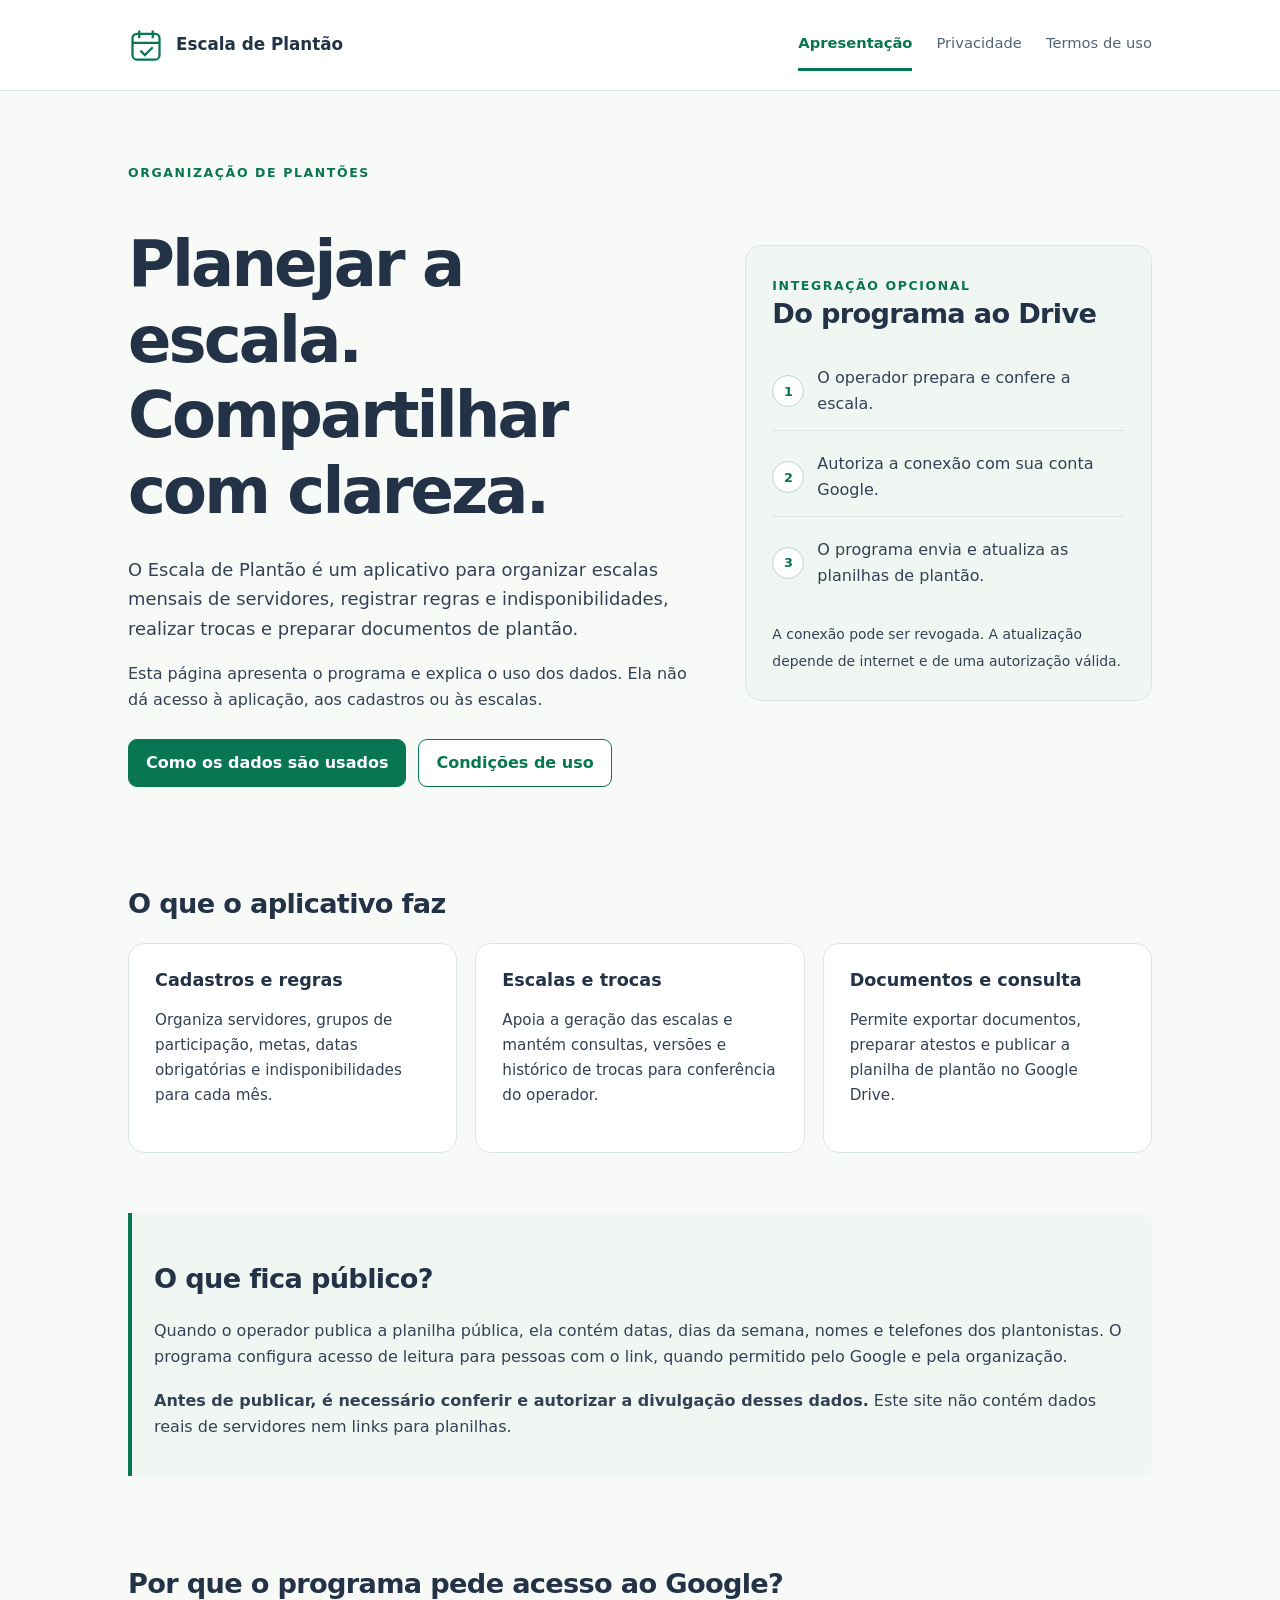
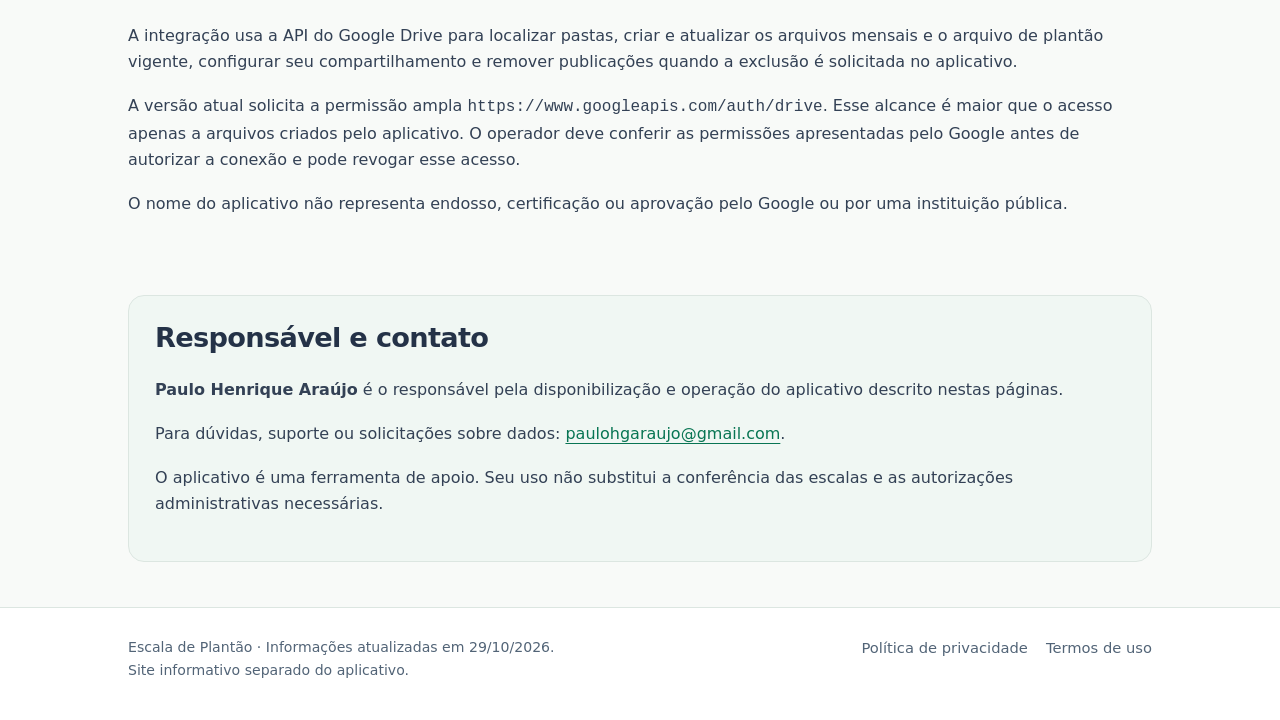
<file: index.html>
<!doctype html>
<html lang="pt-BR"><head><meta charset="utf-8"><meta name="viewport" content="width=device-width, initial-scale=1"><meta name="robots" content="noindex,nofollow"><meta name="description" content="Informações do aplicativo Escala de Plantão, sua integração com o Google Drive e suas práticas de privacidade."><title>Escala de Plantão · Apresentação</title><link rel="stylesheet" href="styles.css"></head>
<body><a class="skip" href="#conteudo">Ir para o conteúdo</a>
<header><div class="wrap head"><a class="brand" href="index.html"><svg viewBox="0 0 32 32" aria-hidden="true" fill="none" stroke="currentColor" stroke-width="2"><rect x="4" y="6" width="24" height="23" rx="4"/><path d="M10 3v7m12-7v7M4 14h24m-17 7 4 4 7-7"/></svg>Escala de Plantão</a><nav aria-label="Navegação principal"><a href="index.html" aria-current="page">Apresentação</a><a href="privacidade.html">Privacidade</a><a href="termos.html">Termos de uso</a></nav></div></header>
<main id="conteudo" class="wrap"><section class="hero" aria-labelledby="titulo"><div><span class="eyebrow">Organização de plantões</span><h1 id="titulo">Planejar a escala.<br>Compartilhar com clareza.</h1><p class="lead">O Escala de Plantão é um aplicativo para organizar escalas mensais de servidores, registrar regras e indisponibilidades, realizar trocas e preparar documentos de plantão.</p><p>Esta página apresenta o programa e explica o uso dos dados. Ela não dá acesso à aplicação, aos cadastros ou às escalas.</p><div class="actions"><a class="button" href="privacidade.html">Como os dados são usados</a><a class="button secondary" href="termos.html">Condições de uso</a></div></div><aside class="panel soft" aria-label="Funcionamento da integração"><span class="eyebrow">Integração opcional</span><h2>Do programa ao Drive</h2><ol class="flow"><li>O operador prepara e confere a escala.</li><li>Autoriza a conexão com sua conta Google.</li><li>O programa envia e atualiza as planilhas de plantão.</li></ol><small>A conexão pode ser revogada. A atualização depende de internet e de uma autorização válida.</small></aside></section>
<section class="section" aria-labelledby="recursos"><h2 id="recursos">O que o aplicativo faz</h2><div class="grid"><article class="panel"><h3>Cadastros e regras</h3><p>Organiza servidores, grupos de participação, metas, datas obrigatórias e indisponibilidades para cada mês.</p></article><article class="panel"><h3>Escalas e trocas</h3><p>Apoia a geração das escalas e mantém consultas, versões e histórico de trocas para conferência do operador.</p></article><article class="panel"><h3>Documentos e consulta</h3><p>Permite exportar documentos, preparar atestos e publicar a planilha de plantão no Google Drive.</p></article></div></section>
<section class="section" aria-labelledby="publicacao"><div class="note"><h2 id="publicacao">O que fica público?</h2><p>Quando o operador publica a planilha pública, ela contém datas, dias da semana, nomes e telefones dos plantonistas. O programa configura acesso de leitura para pessoas com o link, quando permitido pelo Google e pela organização.</p><p><strong>Antes de publicar, é necessário conferir e autorizar a divulgação desses dados.</strong> Este site não contém dados reais de servidores nem links para planilhas.</p></div></section>
<section class="section" aria-labelledby="sobre-conexao"><h2 id="sobre-conexao">Por que o programa pede acesso ao Google?</h2><p>A integração usa a API do Google Drive para localizar pastas, criar e atualizar os arquivos mensais e o arquivo de plantão vigente, configurar seu compartilhamento e remover publicações quando a exclusão é solicitada no aplicativo.</p><p>A versão atual solicita a permissão ampla <code>https://www.googleapis.com/auth/drive</code>. Esse alcance é maior que o acesso apenas a arquivos criados pelo aplicativo. O operador deve conferir as permissões apresentadas pelo Google antes de autorizar a conexão e pode revogar esse acesso.</p><p>O nome do aplicativo não representa endosso, certificação ou aprovação pelo Google ou por uma instituição pública.</p></section>
<section class="section"><div class="panel soft"><h2>Responsável e contato</h2><p><strong>Paulo Henrique Araújo</strong> é o responsável pela disponibilização e operação do aplicativo descrito nestas páginas.</p><p>Para dúvidas, suporte ou solicitações sobre dados: <a href="mailto:paulohgaraujo@gmail.com">paulohgaraujo@gmail.com</a>.</p><p>O aplicativo é uma ferramenta de apoio. Seu uso não substitui a conferência das escalas e as autorizações administrativas necessárias.</p></div></section></main>
<footer><div class="wrap foot"><p>Escala de Plantão · Informações atualizadas em 29/10/2026.<br>Site informativo separado do aplicativo.</p><nav aria-label="Documentos"><a href="privacidade.html">Política de privacidade</a><a href="termos.html">Termos de uso</a></nav></div></footer></body></html>
</file>
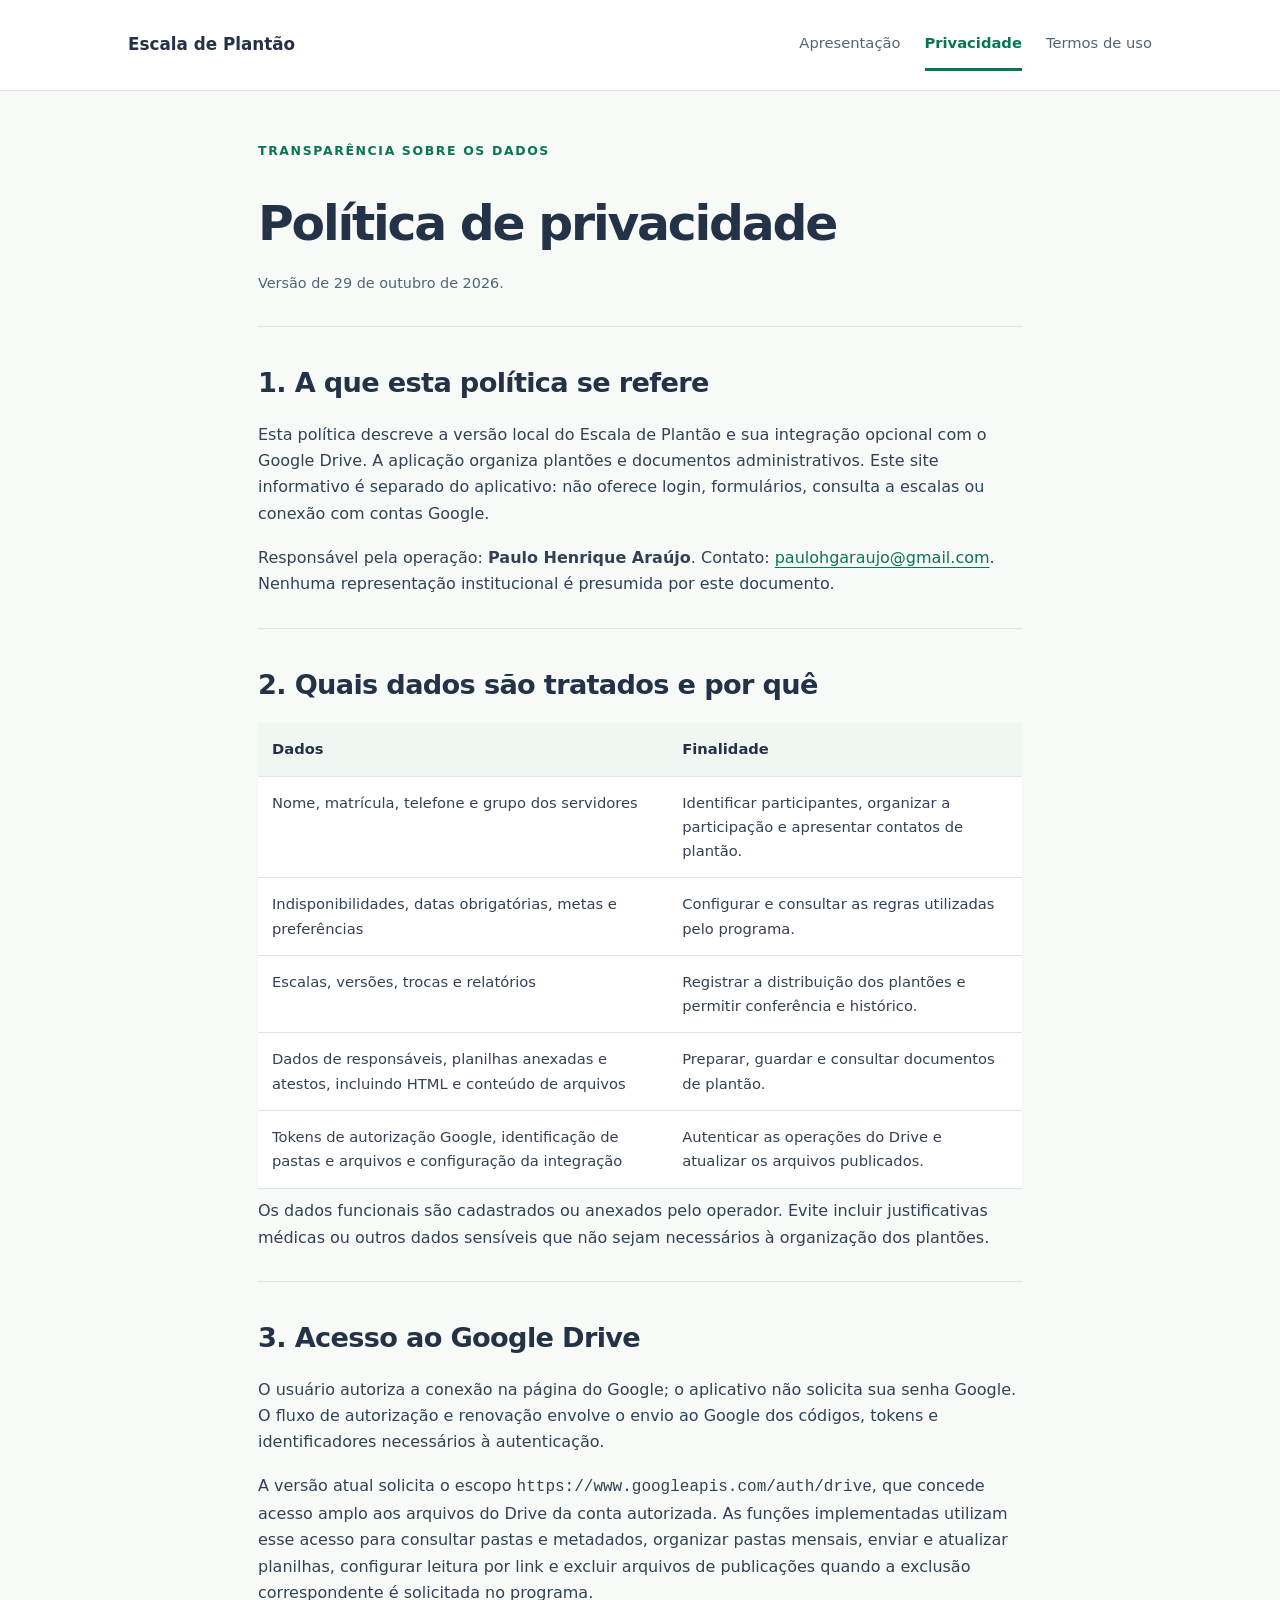
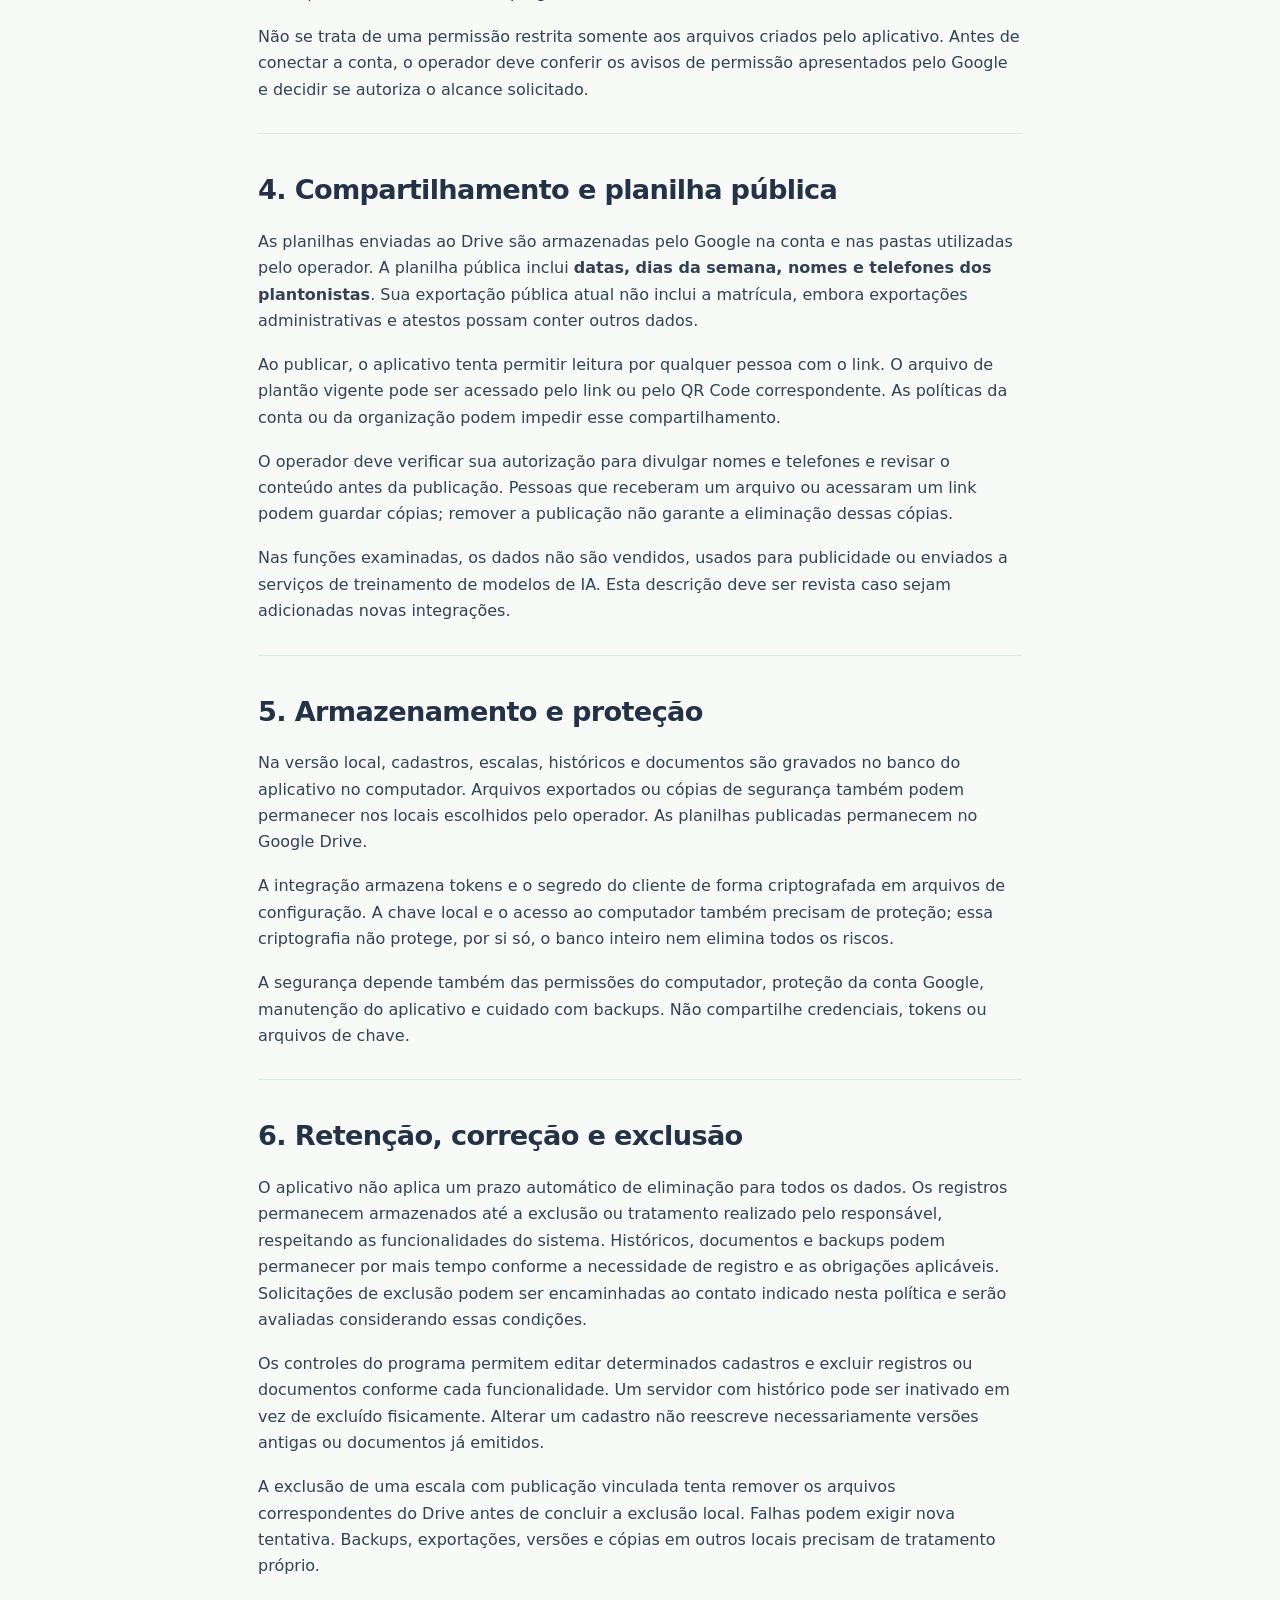
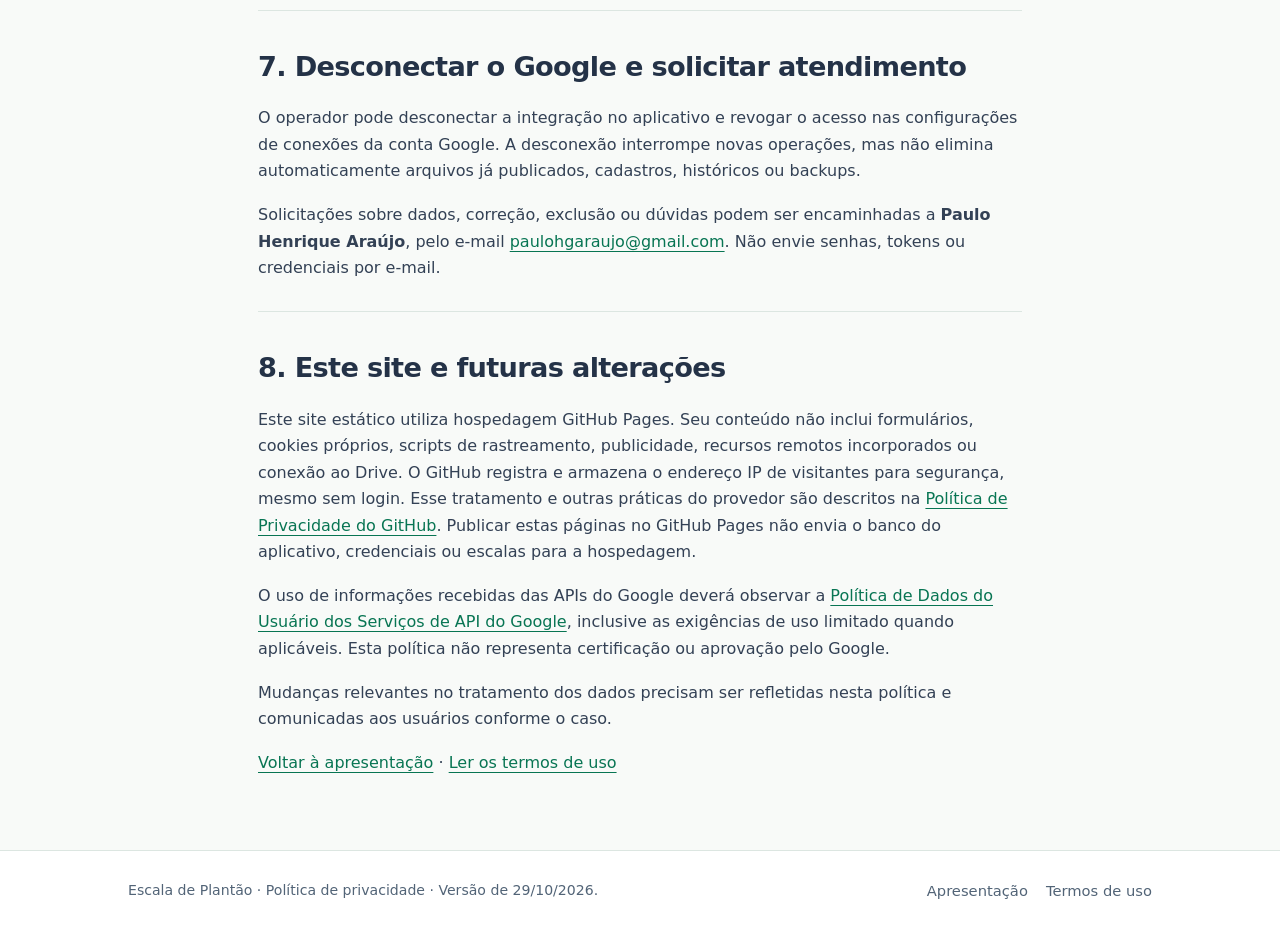
<file: privacidade.html>
<!doctype html>
<html lang="pt-BR"><head><meta charset="utf-8"><meta name="viewport" content="width=device-width, initial-scale=1"><meta name="robots" content="noindex,nofollow"><meta name="description" content="Política de privacidade do aplicativo Escala de Plantão e de sua integração com o Google Drive."><title>Política de privacidade · Escala de Plantão</title><link rel="stylesheet" href="styles.css"></head>
<body><a class="skip" href="#conteudo">Ir para o conteúdo</a><header><div class="wrap head"><a class="brand" href="index.html">Escala de Plantão</a><nav aria-label="Navegação principal"><a href="index.html">Apresentação</a><a href="privacidade.html" aria-current="page">Privacidade</a><a href="termos.html">Termos de uso</a></nav></div></header>
<main id="conteudo" class="wrap article"><span class="eyebrow">Transparência sobre os dados</span><h1>Política de privacidade</h1><p class="meta">Versão de 29 de outubro de 2026.</p>
<section><h2>1. A que esta política se refere</h2><p>Esta política descreve a versão local do Escala de Plantão e sua integração opcional com o Google Drive. A aplicação organiza plantões e documentos administrativos. Este site informativo é separado do aplicativo: não oferece login, formulários, consulta a escalas ou conexão com contas Google.</p><p>Responsável pela operação: <strong>Paulo Henrique Araújo</strong>. Contato: <a href="mailto:paulohgaraujo@gmail.com">paulohgaraujo@gmail.com</a>. Nenhuma representação institucional é presumida por este documento.</p></section>
<section><h2>2. Quais dados são tratados e por quê</h2><div class="table-scroll" role="region" aria-label="Dados e finalidades" tabindex="0"><table><thead><tr><th scope="col">Dados</th><th scope="col">Finalidade</th></tr></thead><tbody><tr><td>Nome, matrícula, telefone e grupo dos servidores</td><td>Identificar participantes, organizar a participação e apresentar contatos de plantão.</td></tr><tr><td>Indisponibilidades, datas obrigatórias, metas e preferências</td><td>Configurar e consultar as regras utilizadas pelo programa.</td></tr><tr><td>Escalas, versões, trocas e relatórios</td><td>Registrar a distribuição dos plantões e permitir conferência e histórico.</td></tr><tr><td>Dados de responsáveis, planilhas anexadas e atestos, incluindo HTML e conteúdo de arquivos</td><td>Preparar, guardar e consultar documentos de plantão.</td></tr><tr><td>Tokens de autorização Google, identificação de pastas e arquivos e configuração da integração</td><td>Autenticar as operações do Drive e atualizar os arquivos publicados.</td></tr></tbody></table></div><p>Os dados funcionais são cadastrados ou anexados pelo operador. Evite incluir justificativas médicas ou outros dados sensíveis que não sejam necessários à organização dos plantões.</p></section>
<section><h2>3. Acesso ao Google Drive</h2><p>O usuário autoriza a conexão na página do Google; o aplicativo não solicita sua senha Google. O fluxo de autorização e renovação envolve o envio ao Google dos códigos, tokens e identificadores necessários à autenticação.</p><p>A versão atual solicita o escopo <code>https://www.googleapis.com/auth/drive</code>, que concede acesso amplo aos arquivos do Drive da conta autorizada. As funções implementadas utilizam esse acesso para consultar pastas e metadados, organizar pastas mensais, enviar e atualizar planilhas, configurar leitura por link e excluir arquivos de publicações quando a exclusão correspondente é solicitada no programa.</p><p>Não se trata de uma permissão restrita somente aos arquivos criados pelo aplicativo. Antes de conectar a conta, o operador deve conferir os avisos de permissão apresentados pelo Google e decidir se autoriza o alcance solicitado.</p></section>
<section><h2>4. Compartilhamento e planilha pública</h2><p>As planilhas enviadas ao Drive são armazenadas pelo Google na conta e nas pastas utilizadas pelo operador. A planilha pública inclui <strong>datas, dias da semana, nomes e telefones dos plantonistas</strong>. Sua exportação pública atual não inclui a matrícula, embora exportações administrativas e atestos possam conter outros dados.</p><p>Ao publicar, o aplicativo tenta permitir leitura por qualquer pessoa com o link. O arquivo de plantão vigente pode ser acessado pelo link ou pelo QR Code correspondente. As políticas da conta ou da organização podem impedir esse compartilhamento.</p><p>O operador deve verificar sua autorização para divulgar nomes e telefones e revisar o conteúdo antes da publicação. Pessoas que receberam um arquivo ou acessaram um link podem guardar cópias; remover a publicação não garante a eliminação dessas cópias.</p><p>Nas funções examinadas, os dados não são vendidos, usados para publicidade ou enviados a serviços de treinamento de modelos de IA. Esta descrição deve ser revista caso sejam adicionadas novas integrações.</p></section>
<section><h2>5. Armazenamento e proteção</h2><p>Na versão local, cadastros, escalas, históricos e documentos são gravados no banco do aplicativo no computador. Arquivos exportados ou cópias de segurança também podem permanecer nos locais escolhidos pelo operador. As planilhas publicadas permanecem no Google Drive.</p><p>A integração armazena tokens e o segredo do cliente de forma criptografada em arquivos de configuração. A chave local e o acesso ao computador também precisam de proteção; essa criptografia não protege, por si só, o banco inteiro nem elimina todos os riscos.</p><p>A segurança depende também das permissões do computador, proteção da conta Google, manutenção do aplicativo e cuidado com backups. Não compartilhe credenciais, tokens ou arquivos de chave.</p></section>
<section><h2>6. Retenção, correção e exclusão</h2><p>O aplicativo não aplica um prazo automático de eliminação para todos os dados. Os registros permanecem armazenados até a exclusão ou tratamento realizado pelo responsável, respeitando as funcionalidades do sistema. Históricos, documentos e backups podem permanecer por mais tempo conforme a necessidade de registro e as obrigações aplicáveis. Solicitações de exclusão podem ser encaminhadas ao contato indicado nesta política e serão avaliadas considerando essas condições.</p><p>Os controles do programa permitem editar determinados cadastros e excluir registros ou documentos conforme cada funcionalidade. Um servidor com histórico pode ser inativado em vez de excluído fisicamente. Alterar um cadastro não reescreve necessariamente versões antigas ou documentos já emitidos.</p><p>A exclusão de uma escala com publicação vinculada tenta remover os arquivos correspondentes do Drive antes de concluir a exclusão local. Falhas podem exigir nova tentativa. Backups, exportações, versões e cópias em outros locais precisam de tratamento próprio.</p></section>
<section><h2>7. Desconectar o Google e solicitar atendimento</h2><p>O operador pode desconectar a integração no aplicativo e revogar o acesso nas configurações de conexões da conta Google. A desconexão interrompe novas operações, mas não elimina automaticamente arquivos já publicados, cadastros, históricos ou backups.</p><p>Solicitações sobre dados, correção, exclusão ou dúvidas podem ser encaminhadas a <strong>Paulo Henrique Araújo</strong>, pelo e-mail <a href="mailto:paulohgaraujo@gmail.com">paulohgaraujo@gmail.com</a>. Não envie senhas, tokens ou credenciais por e-mail.</p></section>
<section><h2>8. Este site e futuras alterações</h2><p>Este site estático utiliza hospedagem GitHub Pages. Seu conteúdo não inclui formulários, cookies próprios, scripts de rastreamento, publicidade, recursos remotos incorporados ou conexão ao Drive. O GitHub registra e armazena o endereço IP de visitantes para segurança, mesmo sem login. Esse tratamento e outras práticas do provedor são descritos na <a href="https://docs.github.com/en/site-policy/privacy-policies/github-general-privacy-statement" rel="noreferrer">Política de Privacidade do GitHub</a>. Publicar estas páginas no GitHub Pages não envia o banco do aplicativo, credenciais ou escalas para a hospedagem.</p><p>O uso de informações recebidas das APIs do Google deverá observar a <a href="https://developers.google.com/terms/api-services-user-data-policy" rel="noreferrer">Política de Dados do Usuário dos Serviços de API do Google</a>, inclusive as exigências de uso limitado quando aplicáveis. Esta política não representa certificação ou aprovação pelo Google.</p><p>Mudanças relevantes no tratamento dos dados precisam ser refletidas nesta política e comunicadas aos usuários conforme o caso.</p></section><p><a href="index.html">Voltar à apresentação</a> · <a href="termos.html">Ler os termos de uso</a></p></main><footer><div class="wrap foot"><p>Escala de Plantão · Política de privacidade · Versão de 29/10/2026.</p><nav aria-label="Documentos"><a href="index.html">Apresentação</a><a href="termos.html">Termos de uso</a></nav></div></footer></body></html>
</file>
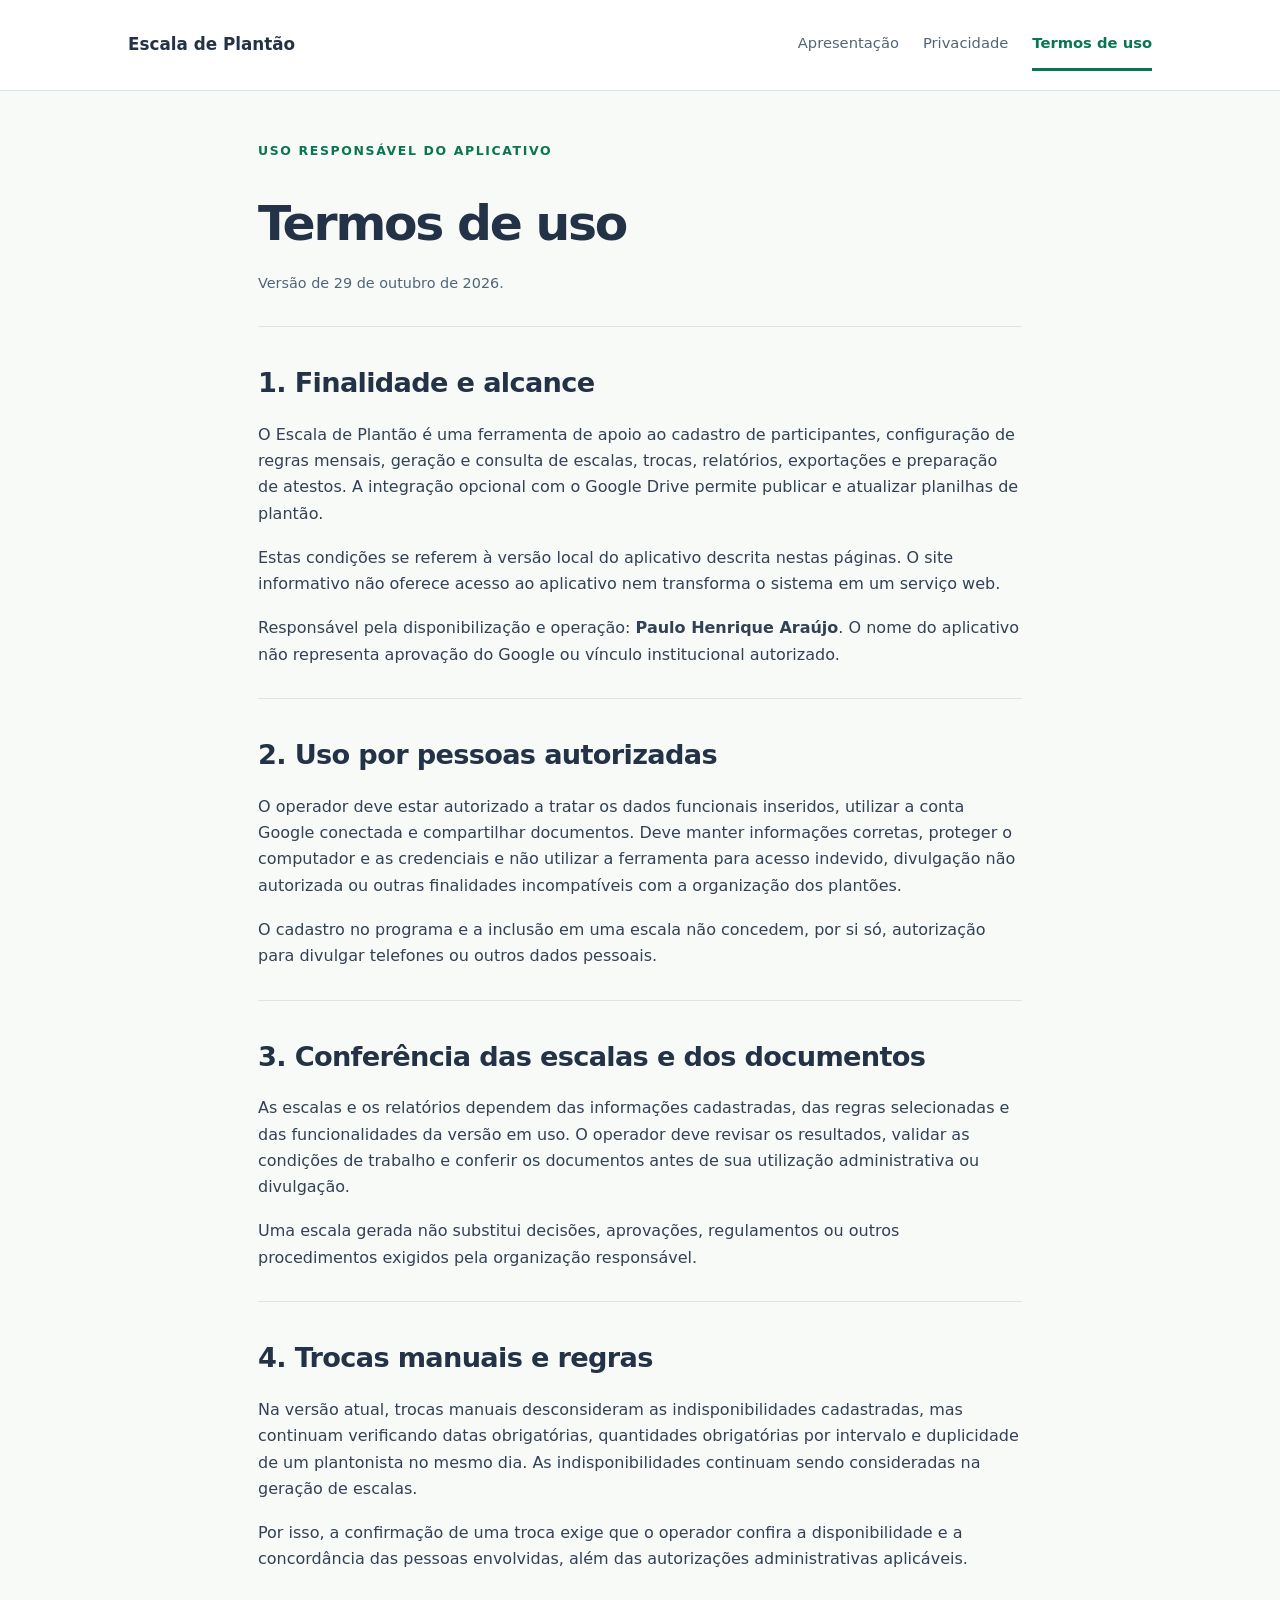
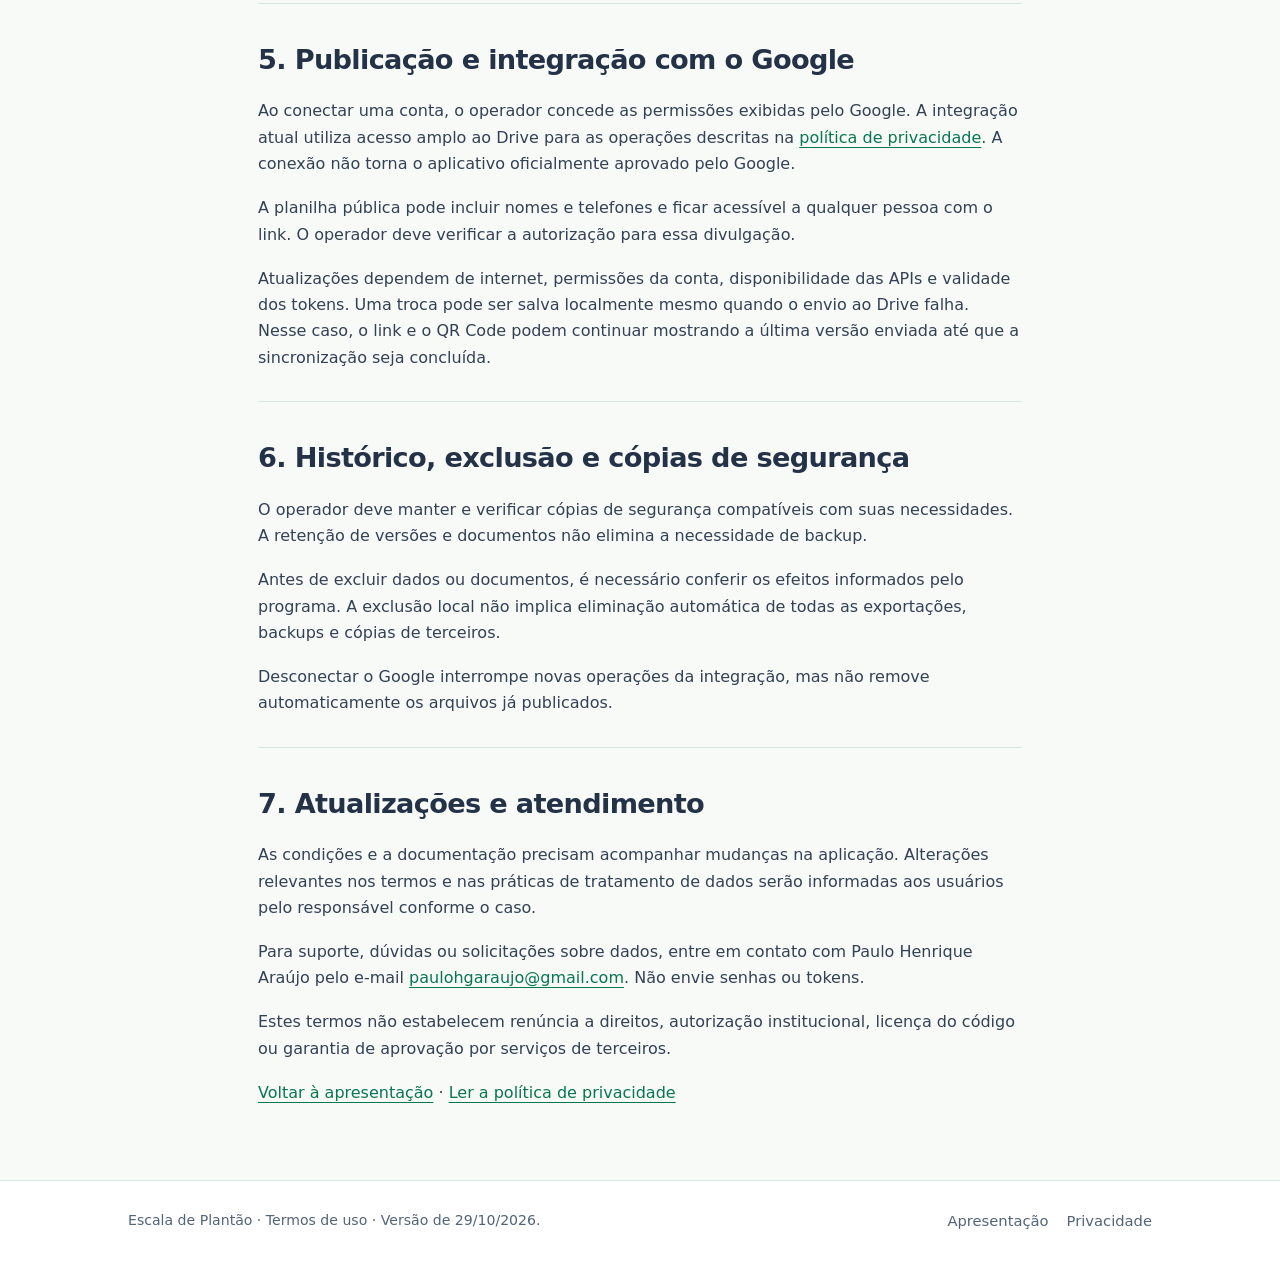
<file: termos.html>
<!doctype html>
<html lang="pt-BR"><head><meta charset="utf-8"><meta name="viewport" content="width=device-width, initial-scale=1"><meta name="robots" content="noindex,nofollow"><meta name="description" content="Termos de uso do aplicativo Escala de Plantão e informações sobre sua integração com o Google Drive."><title>Termos de uso · Escala de Plantão</title><link rel="stylesheet" href="styles.css"></head>
<body><a class="skip" href="#conteudo">Ir para o conteúdo</a><header><div class="wrap head"><a class="brand" href="index.html">Escala de Plantão</a><nav aria-label="Navegação principal"><a href="index.html">Apresentação</a><a href="privacidade.html">Privacidade</a><a href="termos.html" aria-current="page">Termos de uso</a></nav></div></header>
<main id="conteudo" class="wrap article"><span class="eyebrow">Uso responsável do aplicativo</span><h1>Termos de uso</h1><p class="meta">Versão de 29 de outubro de 2026.</p>
<section><h2>1. Finalidade e alcance</h2><p>O Escala de Plantão é uma ferramenta de apoio ao cadastro de participantes, configuração de regras mensais, geração e consulta de escalas, trocas, relatórios, exportações e preparação de atestos. A integração opcional com o Google Drive permite publicar e atualizar planilhas de plantão.</p><p>Estas condições se referem à versão local do aplicativo descrita nestas páginas. O site informativo não oferece acesso ao aplicativo nem transforma o sistema em um serviço web.</p><p>Responsável pela disponibilização e operação: <strong>Paulo Henrique Araújo</strong>. O nome do aplicativo não representa aprovação do Google ou vínculo institucional autorizado.</p></section>
<section><h2>2. Uso por pessoas autorizadas</h2><p>O operador deve estar autorizado a tratar os dados funcionais inseridos, utilizar a conta Google conectada e compartilhar documentos. Deve manter informações corretas, proteger o computador e as credenciais e não utilizar a ferramenta para acesso indevido, divulgação não autorizada ou outras finalidades incompatíveis com a organização dos plantões.</p><p>O cadastro no programa e a inclusão em uma escala não concedem, por si só, autorização para divulgar telefones ou outros dados pessoais.</p></section>
<section><h2>3. Conferência das escalas e dos documentos</h2><p>As escalas e os relatórios dependem das informações cadastradas, das regras selecionadas e das funcionalidades da versão em uso. O operador deve revisar os resultados, validar as condições de trabalho e conferir os documentos antes de sua utilização administrativa ou divulgação.</p><p>Uma escala gerada não substitui decisões, aprovações, regulamentos ou outros procedimentos exigidos pela organização responsável.</p></section>
<section><h2>4. Trocas manuais e regras</h2><p>Na versão atual, trocas manuais desconsideram as indisponibilidades cadastradas, mas continuam verificando datas obrigatórias, quantidades obrigatórias por intervalo e duplicidade de um plantonista no mesmo dia. As indisponibilidades continuam sendo consideradas na geração de escalas.</p><p>Por isso, a confirmação de uma troca exige que o operador confira a disponibilidade e a concordância das pessoas envolvidas, além das autorizações administrativas aplicáveis.</p></section>
<section><h2>5. Publicação e integração com o Google</h2><p>Ao conectar uma conta, o operador concede as permissões exibidas pelo Google. A integração atual utiliza acesso amplo ao Drive para as operações descritas na <a href="privacidade.html">política de privacidade</a>. A conexão não torna o aplicativo oficialmente aprovado pelo Google.</p><p>A planilha pública pode incluir nomes e telefones e ficar acessível a qualquer pessoa com o link. O operador deve verificar a autorização para essa divulgação.</p><p>Atualizações dependem de internet, permissões da conta, disponibilidade das APIs e validade dos tokens. Uma troca pode ser salva localmente mesmo quando o envio ao Drive falha. Nesse caso, o link e o QR Code podem continuar mostrando a última versão enviada até que a sincronização seja concluída.</p></section>
<section><h2>6. Histórico, exclusão e cópias de segurança</h2><p>O operador deve manter e verificar cópias de segurança compatíveis com suas necessidades. A retenção de versões e documentos não elimina a necessidade de backup.</p><p>Antes de excluir dados ou documentos, é necessário conferir os efeitos informados pelo programa. A exclusão local não implica eliminação automática de todas as exportações, backups e cópias de terceiros.</p><p>Desconectar o Google interrompe novas operações da integração, mas não remove automaticamente os arquivos já publicados.</p></section>
<section><h2>7. Atualizações e atendimento</h2><p>As condições e a documentação precisam acompanhar mudanças na aplicação. Alterações relevantes nos termos e nas práticas de tratamento de dados serão informadas aos usuários pelo responsável conforme o caso.</p><p>Para suporte, dúvidas ou solicitações sobre dados, entre em contato com Paulo Henrique Araújo pelo e-mail <a href="mailto:paulohgaraujo@gmail.com">paulohgaraujo@gmail.com</a>. Não envie senhas ou tokens.</p><p>Estes termos não estabelecem renúncia a direitos, autorização institucional, licença do código ou garantia de aprovação por serviços de terceiros.</p></section><p><a href="index.html">Voltar à apresentação</a> · <a href="privacidade.html">Ler a política de privacidade</a></p></main><footer><div class="wrap foot"><p>Escala de Plantão · Termos de uso · Versão de 29/10/2026.</p><nav aria-label="Documentos"><a href="index.html">Apresentação</a><a href="privacidade.html">Privacidade</a></nav></div></footer></body></html>
</file>
<file: styles.css>
:root{color-scheme:light;--ink:#243247;--text:#334155;--muted:#526477;--green:#087553;--line:#dce6e1;--paper:#fff;--soft:#f0f7f3}
*{box-sizing:border-box}body{margin:0;background:#f8faf8;color:var(--text);font:16px/1.65 system-ui,-apple-system,"Segoe UI",sans-serif}a{color:var(--green);text-underline-offset:4px}a:hover{text-decoration-thickness:2px}a:focus-visible{outline:3px solid #b56c16;outline-offset:5px}h1,h2,h3{color:var(--ink);line-height:1.18}h1{font-size:clamp(2.2rem,5vw,4rem);letter-spacing:-.045em;margin:.65em 0 .4em}h2{font-size:1.7rem;letter-spacing:-.025em;margin-top:2rem}h3{font-size:1.1rem}p{margin:.6rem 0 1.1rem}ul,ol{padding-left:1.4rem}li{margin:.5rem 0}.wrap{max-width:1080px;margin:auto;padding:0 28px}.skip{position:absolute;left:16px;top:-80px;background:white;padding:12px;z-index:3}.skip:focus{top:8px}.draft{background:#fff5dc;border-bottom:1px solid #ecd9a7;color:#634b1d;font-size:.85rem;padding:9px 0}.draft strong{font-weight:700}header{background:white;border-bottom:1px solid var(--line)}.head{display:flex;align-items:center;justify-content:space-between;gap:24px;min-height:90px}.brand{display:flex;align-items:center;gap:12px;font-weight:750;font-size:1.05rem;color:var(--ink);text-decoration:none}.brand svg{width:36px;height:36px;color:var(--green);flex:none}nav{display:flex;gap:24px;flex-wrap:wrap}nav a{color:var(--muted);font-size:.92rem;text-decoration:none;padding:12px 0;border-bottom:3px solid transparent}nav a[aria-current=page]{color:var(--green);border-color:var(--green);font-weight:650}.eyebrow{font-size:.78rem;text-transform:uppercase;letter-spacing:.13em;font-weight:750;color:var(--green)}.hero{padding:68px 0 54px;display:grid;grid-template-columns:1.4fr 1fr;gap:48px;align-items:center}.lead{font-size:1.12rem;max-width:670px}.actions{display:flex;flex-wrap:wrap;gap:12px;margin-top:25px}.button{display:inline-block;border:1px solid var(--green);border-radius:9px;padding:10px 17px;text-decoration:none;font-weight:650;background:var(--green);color:white}.button.secondary{background:white;color:var(--green)}.panel{background:var(--paper);padding:26px;border:1px solid var(--line);border-radius:16px}.panel.soft{background:var(--soft)}.panel h2,.panel h3{margin-top:0}.flow{list-style:none;counter-reset:flow;padding:0;margin:20px 0}.flow li{counter-increment:flow;display:flex;align-items:center;gap:13px;padding:12px 0;border-bottom:1px solid var(--line)}.flow li:last-child{border:0}.flow li:before{content:counter(flow);display:grid;place-items:center;flex:none;width:30px;height:30px;border-radius:50%;background:white;border:1px solid #bdd6c9;color:var(--green);font-size:.8rem;font-weight:750}.section{padding:15px 0 45px}.grid{display:grid;grid-template-columns:repeat(3,1fr);gap:18px}.grid p{font-size:.95rem}.note{border-left:4px solid var(--green);background:var(--soft);padding:18px 22px;border-radius:0 10px 10px 0}.review{background:#fff8e8;border:1px solid #e8d5a2;padding:20px;border-radius:12px;color:#634b1d}.review h2,.review h3{color:#634b1d;margin-top:0}.article{max-width:820px;padding-top:46px;padding-bottom:56px}.article h1{font-size:clamp(2rem,4vw,3.05rem)}.meta{color:var(--muted);font-size:.9rem}.article section{border-top:1px solid var(--line);padding-top:8px;margin-top:30px}.table-scroll{overflow-x:auto}table{width:100%;border-collapse:collapse;font-size:.92rem;background:white}th,td{padding:14px;text-align:left;vertical-align:top;border-bottom:1px solid var(--line)}th{background:var(--soft);color:var(--ink)}footer{border-top:1px solid var(--line);padding:28px 0 38px;background:white;font-size:.88rem;color:var(--muted)}.foot{display:flex;justify-content:space-between;gap:30px;flex-wrap:wrap}.foot p{margin:0}.foot nav{gap:18px}.foot nav a{padding:0}small{font-size:.87rem}.pending{font-weight:650;color:#71500c}@media(max-width:760px){.wrap{padding:0 20px}.head{align-items:flex-start;flex-direction:column;padding-top:20px;gap:8px;padding-bottom:8px}nav{gap:18px}.hero{grid-template-columns:1fr;padding:36px 0;gap:24px}.grid{grid-template-columns:1fr}.panel{padding:22px}.article{padding-top:30px}.article h2{font-size:1.4rem}}
@media print{.draft{background:white}.head{min-height:60px}.button,.skip{display:none}body{background:white}.hero{padding-top:20px}a{color:inherit}.panel,.note,.review{break-inside:avoid}footer{font-size:10pt}}
</file>
